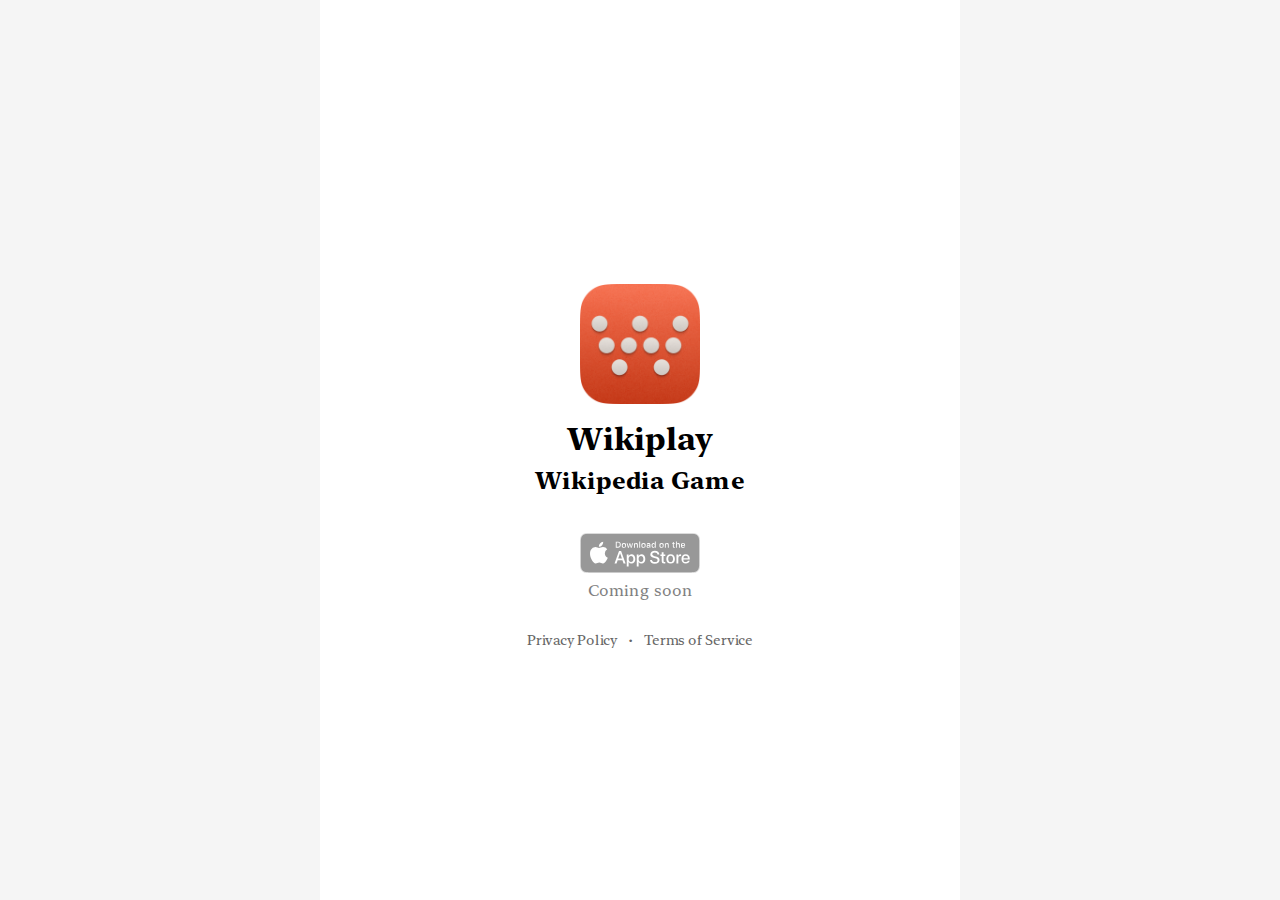
<file: index.html>
<!DOCTYPE html>
<html lang="en">
<head>
  <meta charset="UTF-8">
  <meta name="viewport" content="width=device-width, initial-scale=1.0, maximum-scale=1.0, user-scalable=no">
  <meta name="apple-mobile-web-app-capable" content="yes">
  <meta name="apple-mobile-web-app-status-bar-style" content="default">
  <link rel="icon" type="image/x-icon" href="assets/favico.ico">
  <title>Wikiplay - Wikipedia Game</title>
  <link rel="stylesheet" href="style.css">
</head>
<body>
  <div class="container container-center">
    <img src="assets/wikiplay-web.png" alt="Wikiplay Logo" class="logo mt-32">
    <h1 class="mt-16">Wikiplay</h1>
    <h2>Wikipedia Game</h2>
    <div class="app-store-container">
      <img src="assets/download-app-store.svg" alt="Download on the App Store" class="app-store-badge">
      <label class="coming-soon" style="opacity: 0.5;">Coming soon</label>
    </div>
    <div class="footer mt-32">
      <a href="privacy.html" class="footer-link">Privacy Policy</a>
      <span class="separator">•</span>
      <a href="termsofservice.html" class="footer-link">Terms of Service</a>
    </div>
  </div>
</body>
</html>
</file>
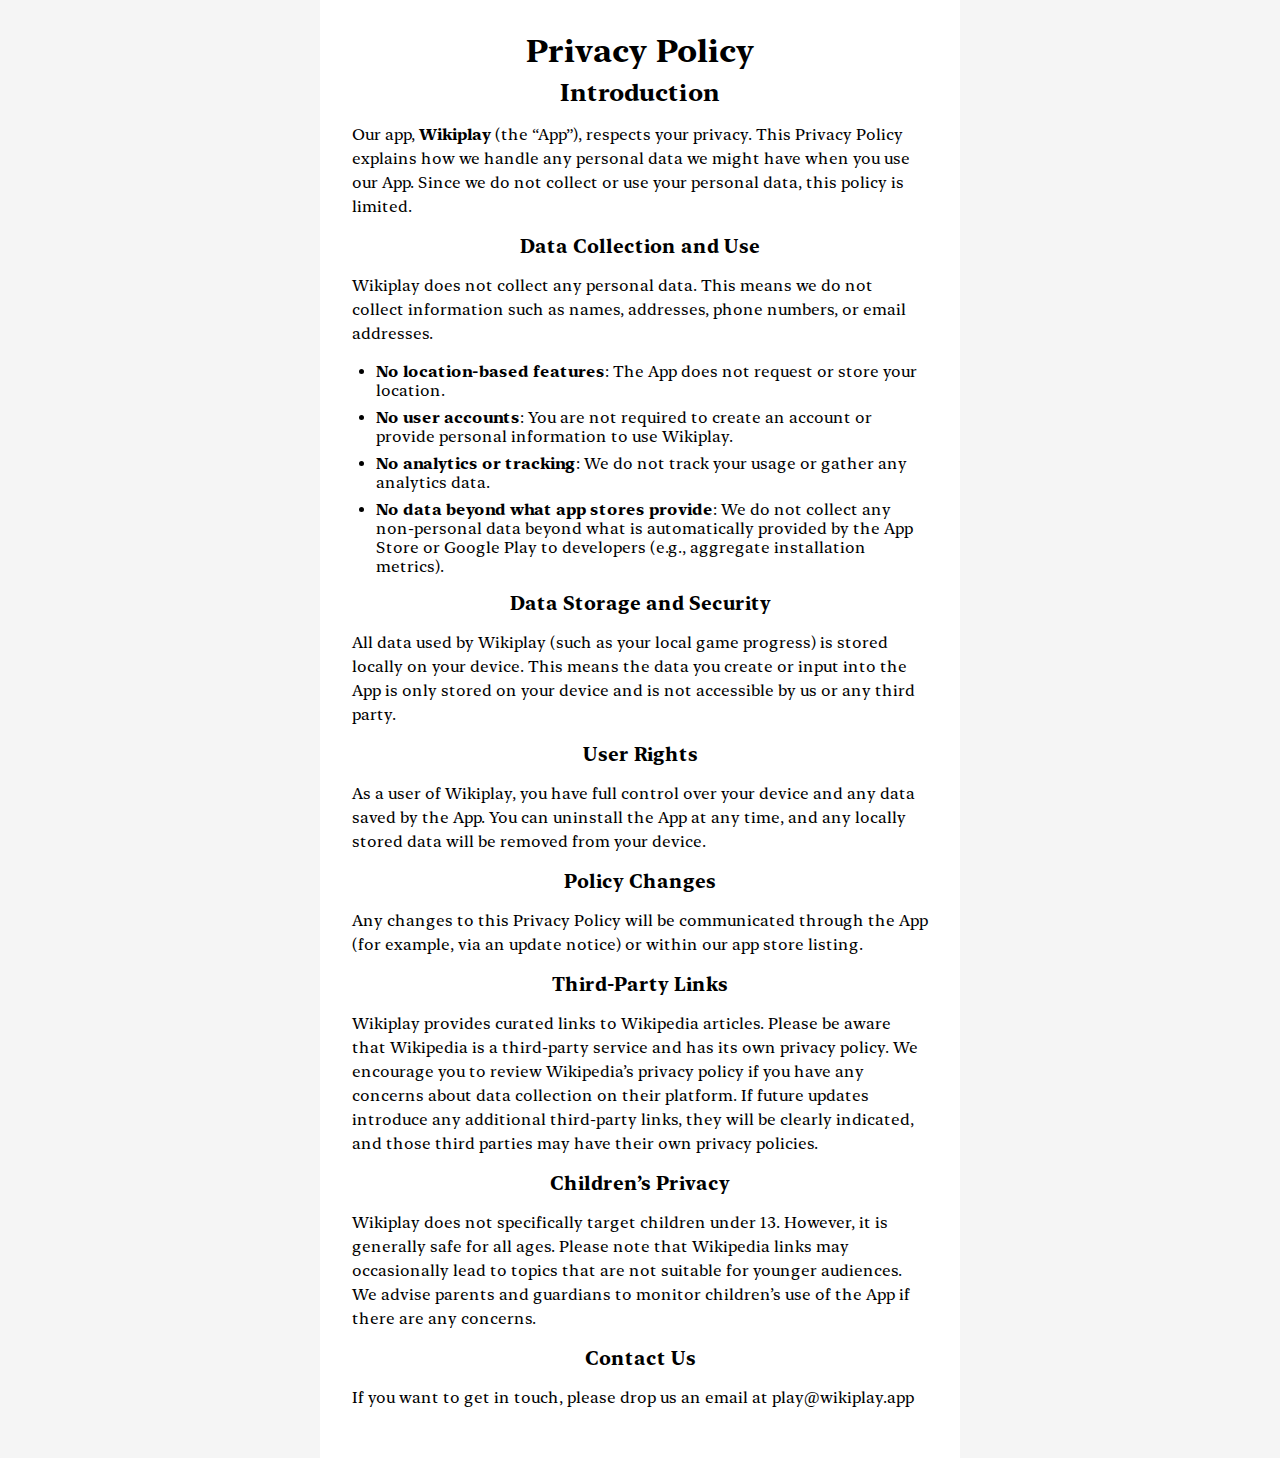
<file: privacy.html>
<!DOCTYPE html>
<!DOCTYPE html>
<html lang="en">
<head>
  <meta charset="UTF-8">
  <meta name="viewport" content="width=device-width, initial-scale=1.0, maximum-scale=1.0, user-scalable=no">
  <meta name="apple-mobile-web-app-capable" content="yes">
  <meta name="apple-mobile-web-app-status-bar-style" content="default">
  <link rel="icon" type="image/x-icon" href="assets/favico.ico">
  <link rel="stylesheet" href="style.css">
  <title>Wikiplay Privacy Policy</title>
</head>
<body>
  <div class="container">
    <h1>Privacy Policy</h1>
    
    <h2>Introduction</h2>
    <p>
      Our app, <strong>Wikiplay</strong> (the “App”), respects your privacy. This Privacy Policy explains 
      how we handle any personal data we might have when you use our App. Since we do not collect or 
      use your personal data, this policy is limited.
    </p>

    <h3>Data Collection and Use</h3>
    <p>Wikiplay does not collect any personal data. This means we do not collect information such as names, addresses, phone numbers, or email addresses.</p>
    <ul>
      <li><strong>No location-based features</strong>: The App does not request or store your location.</li>
      <li><strong>No user accounts</strong>: You are not required to create an account or provide personal information to use Wikiplay.</li>
      <li><strong>No analytics or tracking</strong>: We do not track your usage or gather any analytics data.</li>
      <li><strong>No data beyond what app stores provide</strong>: We do not collect any non-personal data beyond what is automatically provided by the App Store or Google Play to developers (e.g., aggregate installation metrics).</li>
    </ul>

    <h3>Data Storage and Security</h3>
    <p>
      All data used by Wikiplay (such as your local game progress) is stored locally on your device. This 
      means the data you create or input into the App is only stored on your device and is not accessible 
      by us or any third party.
    </p>

    <h3>User Rights</h3>
    <p>
      As a user of Wikiplay, you have full control over your device and any data saved by the App. 
      You can uninstall the App at any time, and any locally stored data will be removed from your device.
    </p>

    <h3>Policy Changes</h3>
    <p>
      Any changes to this Privacy Policy will be communicated through the App (for example, via an update 
      notice) or within our app store listing.
    </p>

    <h3>Third-Party Links</h3>
    <p>
      Wikiplay provides curated links to Wikipedia articles. Please be aware that Wikipedia is a 
      third-party service and has its own privacy policy. We encourage you to review Wikipedia’s 
      privacy policy if you have any concerns about data collection on their platform.
      If future updates introduce any additional third-party links, they will be clearly indicated, 
      and those third parties may have their own privacy policies.
    </p>

    <h3>Children’s Privacy</h3>
    <p>
      Wikiplay does not specifically target children under 13. However, it is generally safe for all ages. 
      Please note that Wikipedia links may occasionally lead to topics that are not suitable for younger 
      audiences. We advise parents and guardians to monitor children’s use of the App if there are any concerns.
    </p>

    <h3>Contact Us</h3>
    <p>
      <p>If you want to get in touch, please drop us an email at<!-- vhatydaertzgjds --> play@<!-- sdfjsdhfrgypcs -->wiki<!-- aswomp -->play.app</p>
    </p>
  </div>
</body>
</html>
</file>
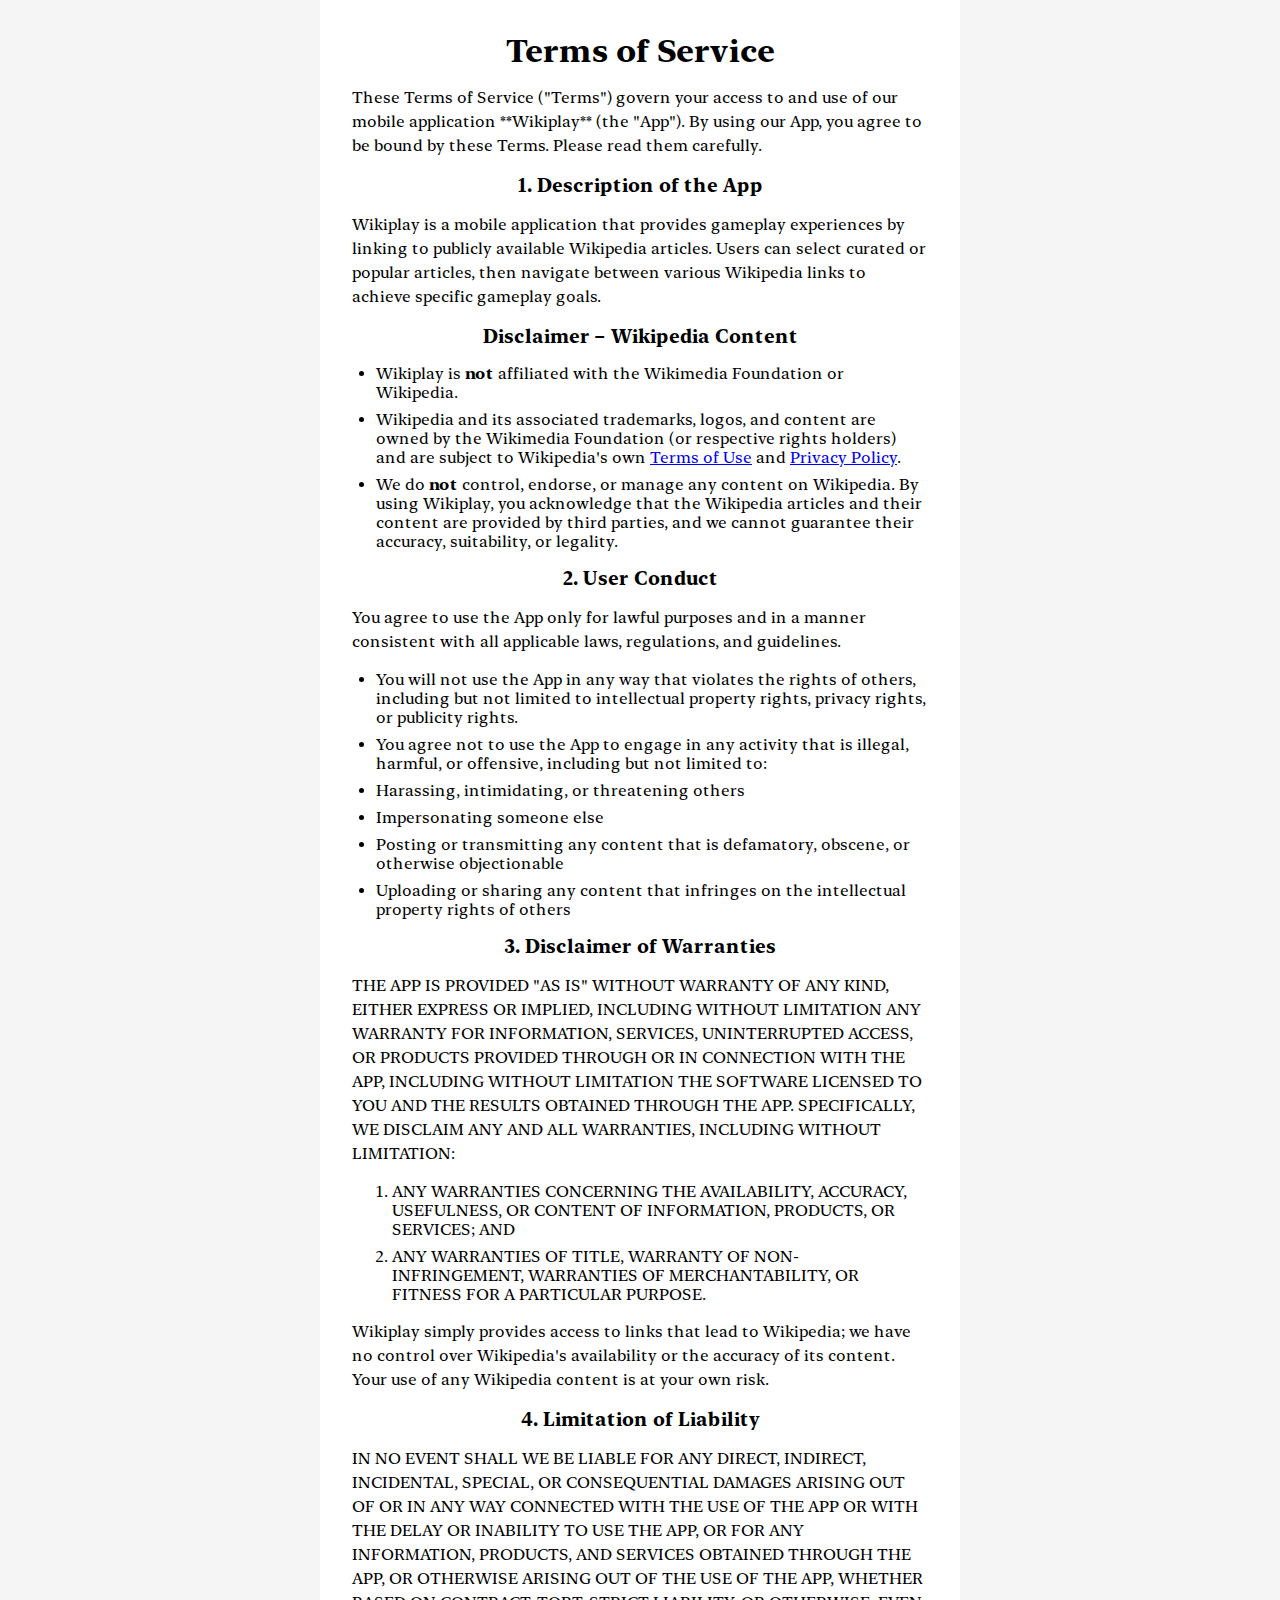
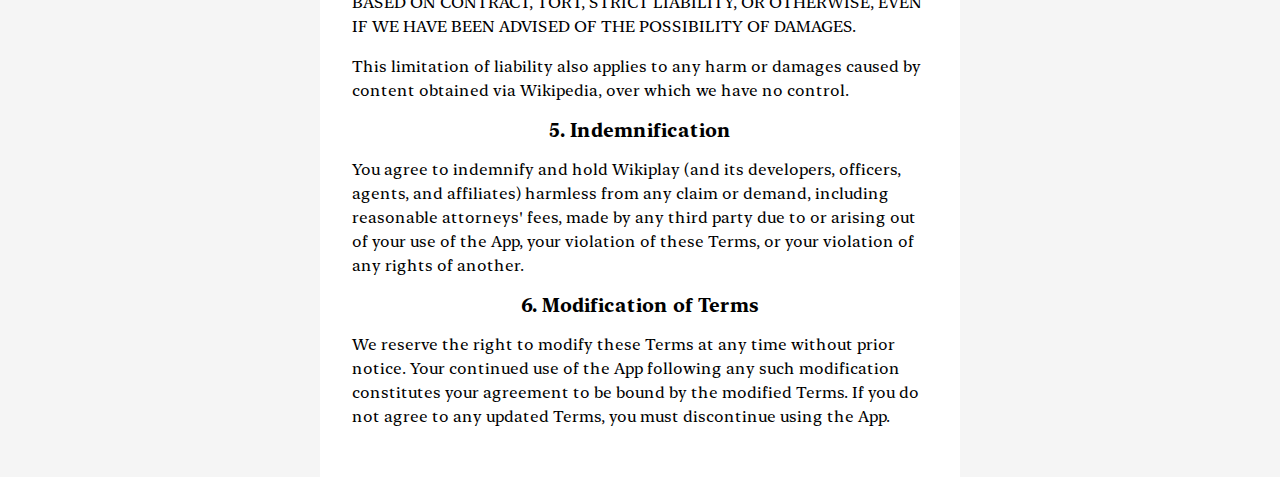
<file: termsofservice.html>
<!DOCTYPE html>
<!DOCTYPE html>
<html lang="en">
<head>
  <meta charset="UTF-8">
  <meta name="viewport" content="width=device-width, initial-scale=1.0, maximum-scale=1.0, user-scalable=no">
  <meta name="apple-mobile-web-app-capable" content="yes">
  <meta name="apple-mobile-web-app-status-bar-style" content="default">
  <link rel="icon" type="image/x-icon" href="assets/favico.ico">
  <title>Wikiplay Terms of Service</title>
  <link rel="stylesheet" href="style.css">
</head>
<body>
  <!DOCTYPE html>
  <html>
  <body>
    <div class="container">
      <h1>Terms of Service</h1>
      <p>
        These Terms of Service ("Terms") govern your access to and use of our mobile application **Wikiplay** 
        (the "App"). By using our App, you agree to be bound by these Terms. Please read them carefully.
      </p>
  
      <h3>1. Description of the App</h3>
      <p>
        Wikiplay is a mobile application that provides gameplay experiences by linking to publicly available 
        Wikipedia articles. Users can select curated or popular articles, then navigate between various 
        Wikipedia links to achieve specific gameplay goals.
      </p>
  
      <h3>Disclaimer – Wikipedia Content</h3>
      <ul>
        <li>Wikiplay is <strong>not</strong> affiliated with the Wikimedia Foundation or Wikipedia.</li>
        <li>Wikipedia and its associated trademarks, logos, and content are owned by the Wikimedia Foundation 
            (or respective rights holders) and are subject to Wikipedia's own 
            <a href="https://foundation.wikimedia.org/wiki/Terms_of_Use">Terms of Use</a> and 
            <a href="https://foundation.wikimedia.org/wiki/Privacy_policy">Privacy Policy</a>.</li>
        <li>We do <strong>not</strong> control, endorse, or manage any content on Wikipedia. By using Wikiplay, 
            you acknowledge that the Wikipedia articles and their content are provided by third parties, and we 
            cannot guarantee their accuracy, suitability, or legality.</li>
      </ul>
  
      <h3>2. User Conduct</h3>
      <p>
        You agree to use the App only for lawful purposes and in a manner consistent with all applicable laws, 
        regulations, and guidelines.
      </p>
      <ul>
        <li>You will not use the App in any way that violates the rights of others, including but not limited 
            to intellectual property rights, privacy rights, or publicity rights.</li>
        <li>You agree not to use the App to engage in any activity that is illegal, harmful, or offensive, 
            including but not limited to:</li>
        <li>Harassing, intimidating, or threatening others</li>
        <li>Impersonating someone else</li>
        <li>Posting or transmitting any content that is defamatory, obscene, or otherwise objectionable</li>
        <li>Uploading or sharing any content that infringes on the intellectual property rights of others</li>
      </ul>
  
      <h3>3. Disclaimer of Warranties</h3>
      <p>
        THE APP IS PROVIDED "AS IS" WITHOUT WARRANTY OF ANY KIND, EITHER EXPRESS OR IMPLIED, INCLUDING WITHOUT 
        LIMITATION ANY WARRANTY FOR INFORMATION, SERVICES, UNINTERRUPTED ACCESS, OR PRODUCTS PROVIDED THROUGH 
        OR IN CONNECTION WITH THE APP, INCLUDING WITHOUT LIMITATION THE SOFTWARE LICENSED TO YOU AND THE 
        RESULTS OBTAINED THROUGH THE APP. SPECIFICALLY, WE DISCLAIM ANY AND ALL WARRANTIES, INCLUDING WITHOUT 
        LIMITATION:
      </p>
      <ol style="text-align: left;">
        <li>ANY WARRANTIES CONCERNING THE AVAILABILITY, ACCURACY, USEFULNESS, OR CONTENT OF INFORMATION, 
            PRODUCTS, OR SERVICES; AND</li>
        <li>ANY WARRANTIES OF TITLE, WARRANTY OF NON-INFRINGEMENT, WARRANTIES OF MERCHANTABILITY, OR FITNESS 
            FOR A PARTICULAR PURPOSE.</li>
      </ol>
      <p>
        Wikiplay simply provides access to links that lead to Wikipedia; we have no control over Wikipedia's 
        availability or the accuracy of its content. Your use of any Wikipedia content is at your own risk.
      </p>
  
      <h3>4. Limitation of Liability</h3>
      <p>
        IN NO EVENT SHALL WE BE LIABLE FOR ANY DIRECT, INDIRECT, INCIDENTAL, SPECIAL, OR CONSEQUENTIAL 
        DAMAGES ARISING OUT OF OR IN ANY WAY CONNECTED WITH THE USE OF THE APP OR WITH THE DELAY OR 
        INABILITY TO USE THE APP, OR FOR ANY INFORMATION, PRODUCTS, AND SERVICES OBTAINED THROUGH THE APP, 
        OR OTHERWISE ARISING OUT OF THE USE OF THE APP, WHETHER BASED ON CONTRACT, TORT, STRICT LIABILITY, 
        OR OTHERWISE, EVEN IF WE HAVE BEEN ADVISED OF THE POSSIBILITY OF DAMAGES.
      </p>
      <p>
        This limitation of liability also applies to any harm or damages caused by content obtained via 
        Wikipedia, over which we have no control.
      </p>
  
      <h3>5. Indemnification</h3>
      <p>
        You agree to indemnify and hold Wikiplay (and its developers, officers, agents, and affiliates) 
        harmless from any claim or demand, including reasonable attorneys' fees, made by any third party 
        due to or arising out of your use of the App, your violation of these Terms, or your violation 
        of any rights of another.
      </p>
  
      <h3>6. Modification of Terms</h3>
      <p>
        We reserve the right to modify these Terms at any time without prior notice. Your continued use 
        of the App following any such modification constitutes your agreement to be bound by the modified 
        Terms. If you do not agree to any updated Terms, you must discontinue using the App.
      </p>
    </div>
  </body>
  </html>
</file>
<file: style.css>
@font-face {
    font-family: "NewYork";
    src: url("fonts/NewYork.ttf") format("truetype");
  }

  body {
    margin: 0;
    padding: 0;
    font-family: "NewYork", Georgia, serif;
    background-color: #f5f5f5;
    min-height: 100vh;
  }

  .container {
    width: 100%;
    max-width: 640px;
    margin: 0 auto;
    padding: 32px;
    background-color: #ffffff;
    text-align: center;
    min-height: 100vh;
    box-sizing: border-box;
  }

  .container-center {
    display: flex;
    flex-direction: column;
    justify-content: center;
  }

  h1, h2, h3 {
    margin-top: 0;
    margin-bottom: 0.25em;
  }

  p {
    text-align: left;
    margin: 1em 0;
    line-height: 1.5;
  }

  ul {
    text-align: left;
    list-style-type: disc;
    padding-left: 1.5em;
    margin: 1em 0;
  }

  li {
    margin-bottom: 0.5em;
  }

  strong {
    font-weight: bold;
  }

  .mt-32 {
    margin-top: 32px;
  }
  .mt-16 {
    margin-top: 16px;
  }

  .logo {
    width: 120px;
    display: block;
    margin-left: auto;
    margin-right: auto;
  }
  .app-store-container {
    display: flex;
    flex-direction: column;
    align-items: center;
  }

  .app-store-badge {
    width: 120px;
    margin-top: 32px;
    opacity: 0.4;
  }

  .coming-soon {
    margin-top: 8px;
  }

  .footer {
    margin-top: 32px;
    font-size: 14px;
  }

  .footer-link {
    color: #666;
    text-decoration: none;
  }

  .footer-link:hover {
    text-decoration: underline;
  }

  .separator {
    margin: 0 8px;
    color: #666;
  }

  @media screen and (max-width: 768px) {
    body {
      font-size: 16px;
    }

    h1 {
      font-size: 24px;
    }

    h2 {
      font-size: 20px;
    }

    h3 {
      font-size: 18px;
    }

    .logo {
      width: 100px;
    }

    .app-store-badge {
      width: 140px;
    }
  }

  /* Force proper scaling in iOS WebView */
  html {
    -webkit-text-size-adjust: 100%;
    -ms-text-size-adjust: 100%;
  }

  @supports (-webkit-overflow-scrolling: touch) {
    /* Additional iOS-specific adjustments */
    body {
      -webkit-user-select: none;
      -webkit-tap-highlight-color: transparent;
    }
  }
</file>
